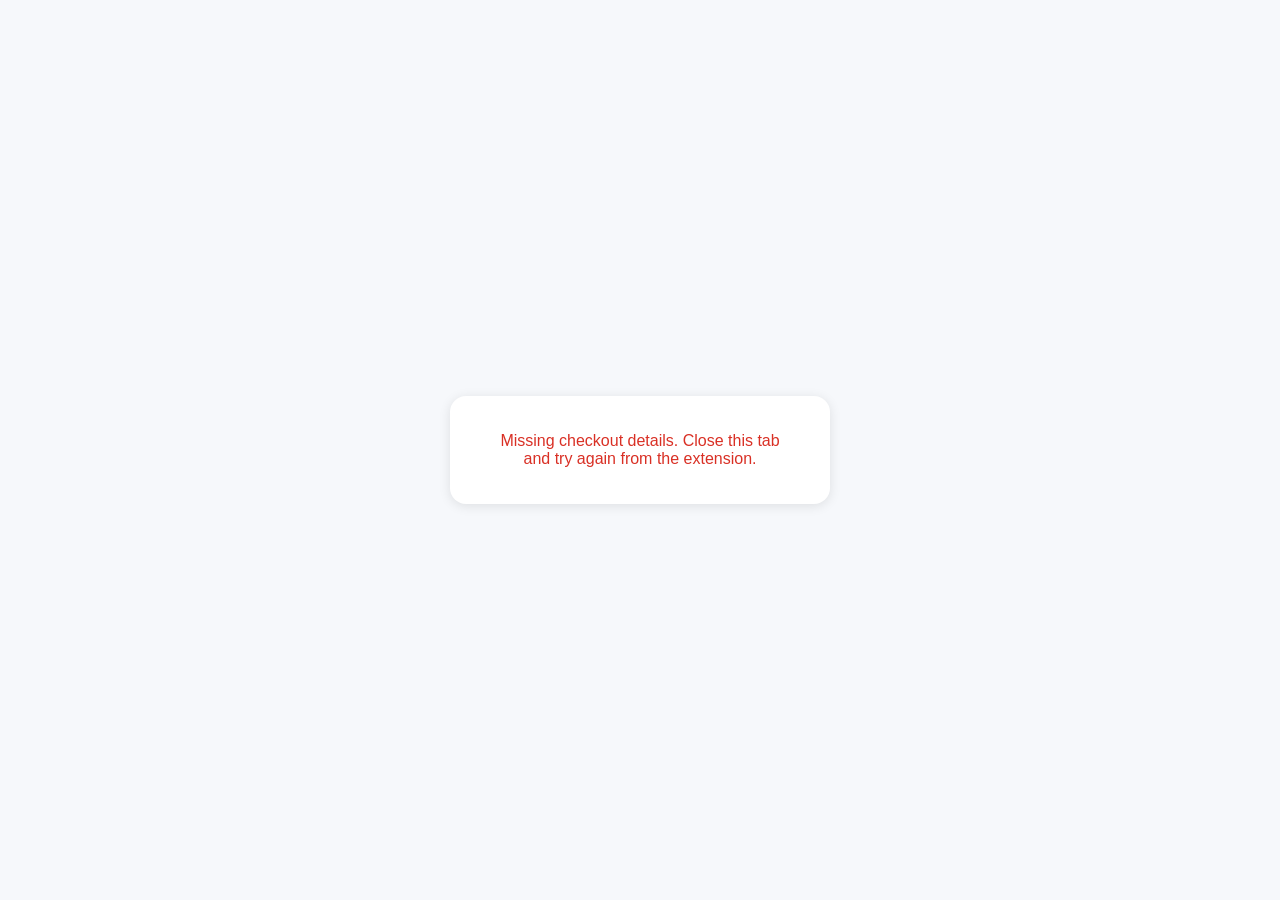
<file: drive-folder-copier/checkout-lite/index.html>
<!DOCTYPE html>
<html lang="en">
<head>
<meta charset="UTF-8" />
<meta name="viewport" content="width=device-width, initial-scale=1.0" />
<title>Buy credits — Drive Folder Copier Lite</title>
<style>
  * { box-sizing: border-box; }
  body {
    margin: 0; font-family: "Google Sans", Roboto, Arial, sans-serif;
    background: #f6f8fb; display: flex; align-items: center; justify-content: center;
    height: 100vh; color: #14171f;
  }
  .card { background: #fff; border-radius: 16px; box-shadow: 0 2px 12px rgba(0,0,0,0.1); padding: 36px 40px; text-align: center; max-width: 380px; }
  .spinner { width: 28px; height: 28px; border: 3px solid #e6e9ef; border-top-color: #1a73e8; border-radius: 50%; margin: 0 auto 16px; animation: spin 0.8s linear infinite; }
  @keyframes spin { to { transform: rotate(360deg); } }
  #status.error { color: #d93025; }
</style>
</head>
<body>
  <div class="card">
    <div class="spinner" id="spinner"></div>
    <div id="status">Opening checkout…</div>
  </div>
  <script src="https://cdn.paddle.com/paddle/v2/paddle.js"></script>
  <script src="checkout.js"></script>
</body>
</html>
</file>
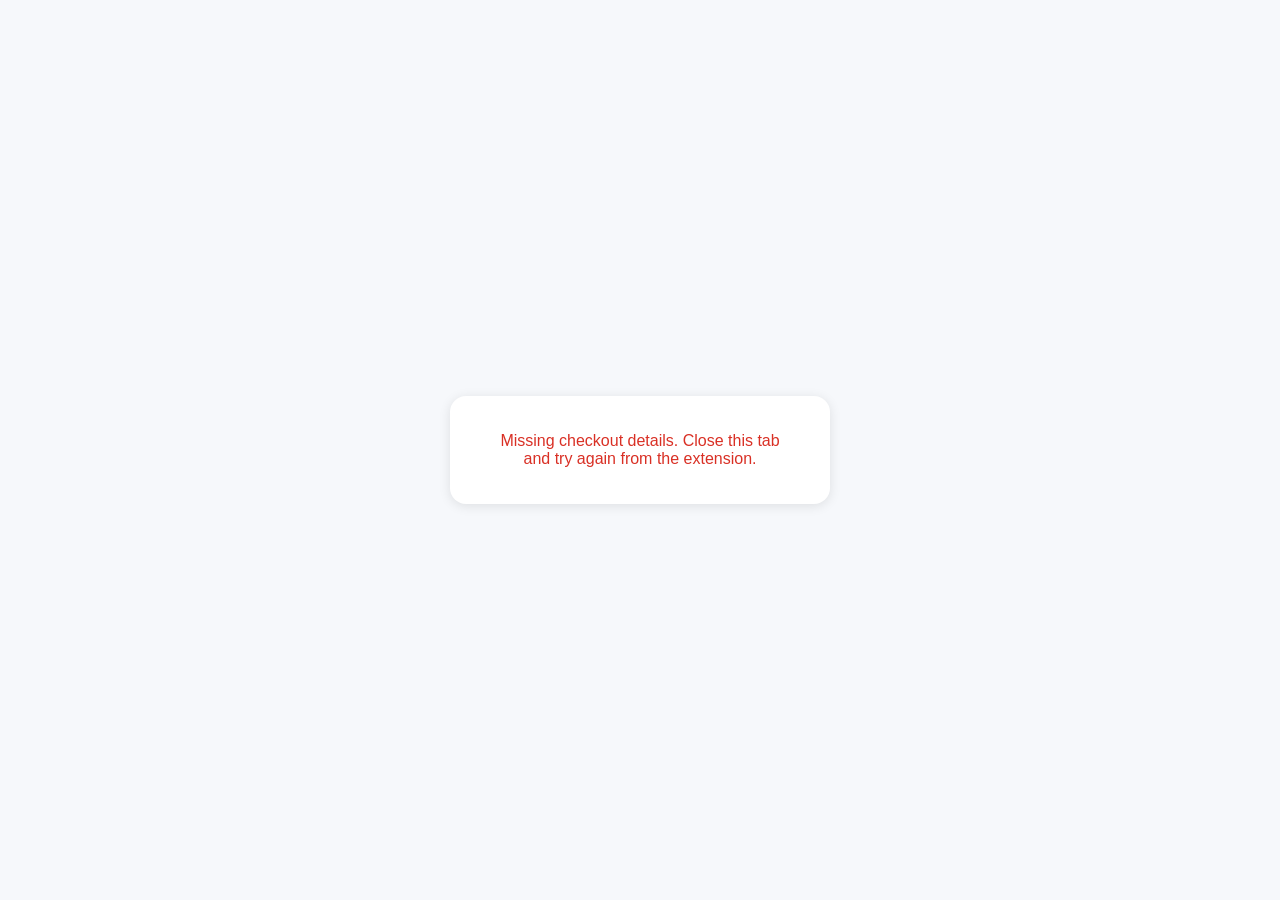
<file: drive-folder-copier/checkout/index.html>
<!DOCTYPE html>
<html lang="en">
<head>
<meta charset="UTF-8" />
<meta name="viewport" content="width=device-width, initial-scale=1.0" />
<title>Upgrade — Drive Folder Copier</title>
<style>
  * { box-sizing: border-box; }
  body {
    margin: 0; font-family: "Google Sans", Roboto, Arial, sans-serif;
    background: #f6f8fb; display: flex; align-items: center; justify-content: center;
    height: 100vh; color: #14171f;
  }
  .card { background: #fff; border-radius: 16px; box-shadow: 0 2px 12px rgba(0,0,0,0.1); padding: 36px 40px; text-align: center; max-width: 380px; }
  .spinner { width: 28px; height: 28px; border: 3px solid #e6e9ef; border-top-color: #1a73e8; border-radius: 50%; margin: 0 auto 16px; animation: spin 0.8s linear infinite; }
  @keyframes spin { to { transform: rotate(360deg); } }
  #status.error { color: #d93025; }
</style>
</head>
<body>
  <div class="card">
    <div class="spinner" id="spinner"></div>
    <div id="status">Opening checkout…</div>
  </div>
  <script src="https://cdn.paddle.com/paddle/v2/paddle.js"></script>
  <script src="checkout.js"></script>
</body>
</html>
</file>
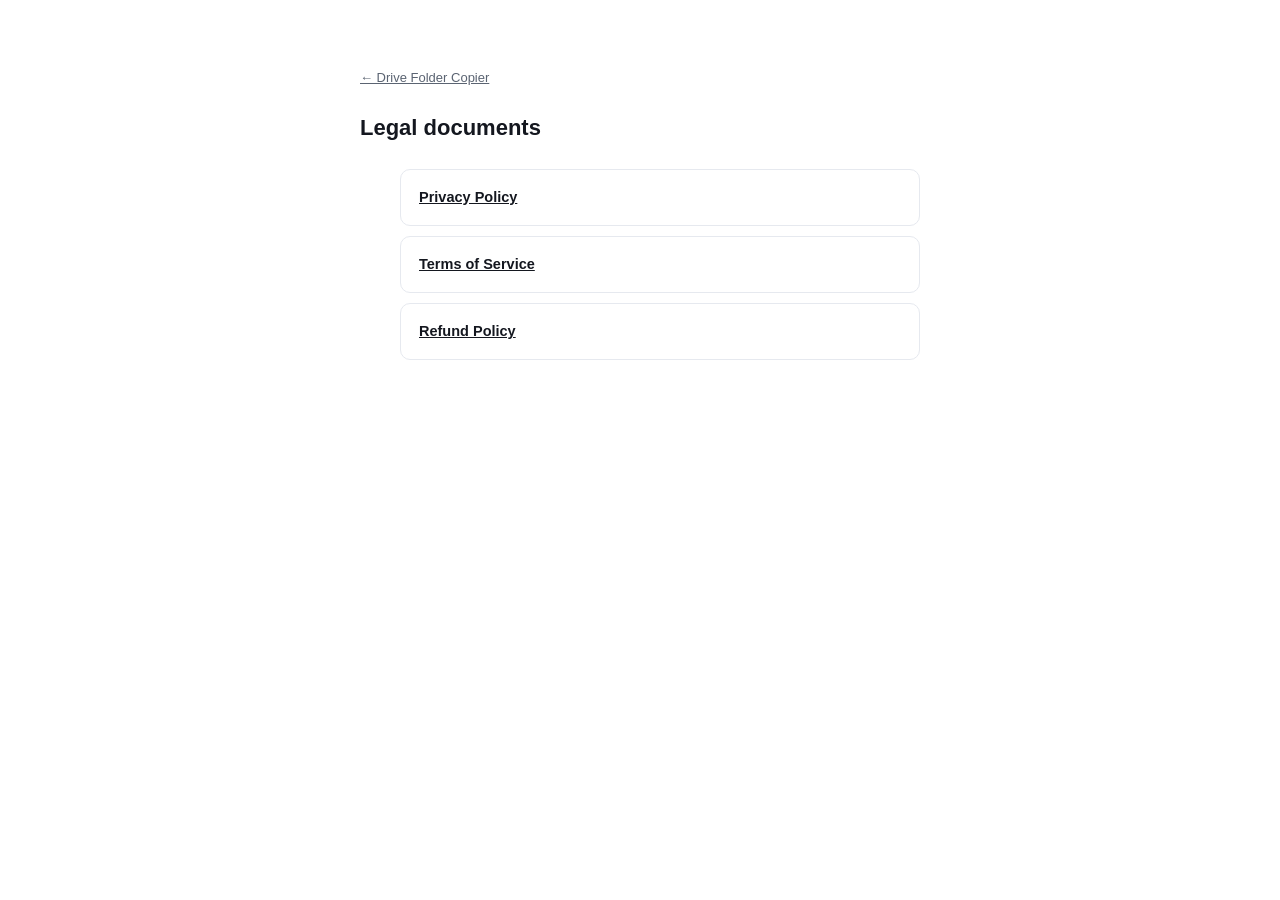
<file: drive-folder-copier/legal-pages/index.html>
<!DOCTYPE html>
<html lang="en">
<head>
<meta charset="UTF-8" />
<title>Legal — Drive Folder Copier</title>
<style>
  body { font-family: "Google Sans", Roboto, Arial, sans-serif; max-width: 560px; margin: 0 auto; padding: 64px 24px; line-height: 1.6; color: #14171f; }
  a.back { color: #5b6472; font-size: 13px; }
  h1 { font-size: 22px; margin: 20px 0 24px; }
  ul { list-style: none; }
  li { border: 1px solid #e6e9ef; border-radius: 10px; margin-bottom: 10px; }
  li a { display: block; padding: 16px 18px; color: #14171f; font-weight: 600; font-size: 14.5px; }
  li a:hover { color: #1a73e8; }
</style>
</head>
<body>
  <a class="back" href="../">← Drive Folder Copier</a>
  <h1>Legal documents</h1>
  <ul>
    <li><a href="privacy.html">Privacy Policy</a></li>
    <li><a href="terms.html">Terms of Service</a></li>
    <li><a href="refunds.html">Refund Policy</a></li>
  </ul>
</body>
</html>
</file>
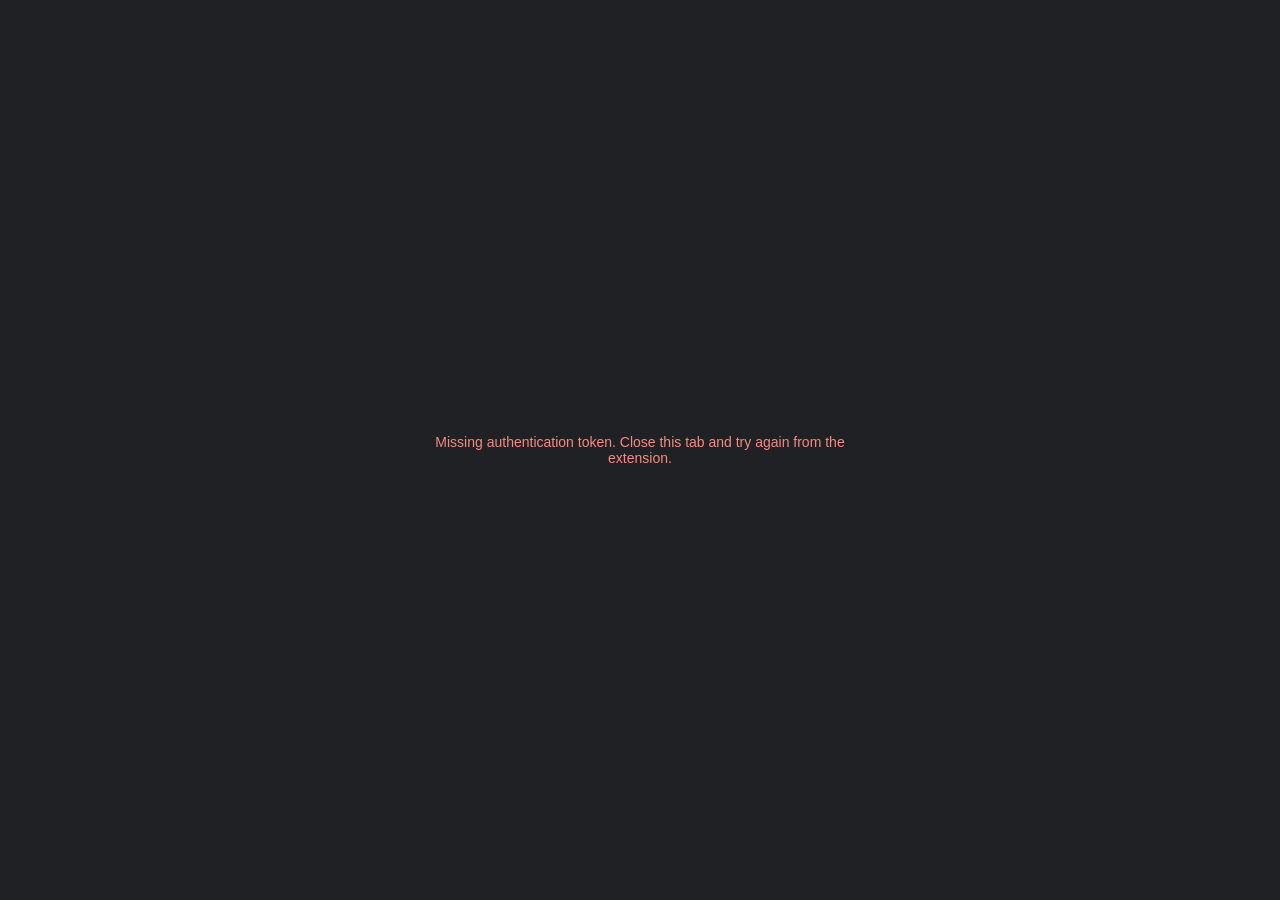
<file: drive-folder-copier/picker-lite/index.html>
<!DOCTYPE html>
<html lang="en">
<head>
  <meta charset="UTF-8" />
  <title>Select files — Drive Folder Copier Lite</title>
  <style>
    body {
      margin: 0;
      font-family: "Google Sans", Roboto, Arial, sans-serif;
      background: #202124;
      color: #e8eaed;
      display: flex;
      align-items: center;
      justify-content: center;
      height: 100vh;
    }
    #status {
      text-align: center;
      font-size: 14px;
      max-width: 420px;
      padding: 0 24px;
    }
    #status.error { color: #f28b82; }
  </style>
</head>
<body>
  <div id="status">Connecting to Google Drive…</div>
  <script src="picker.js"></script>
</body>
</html>
</file>
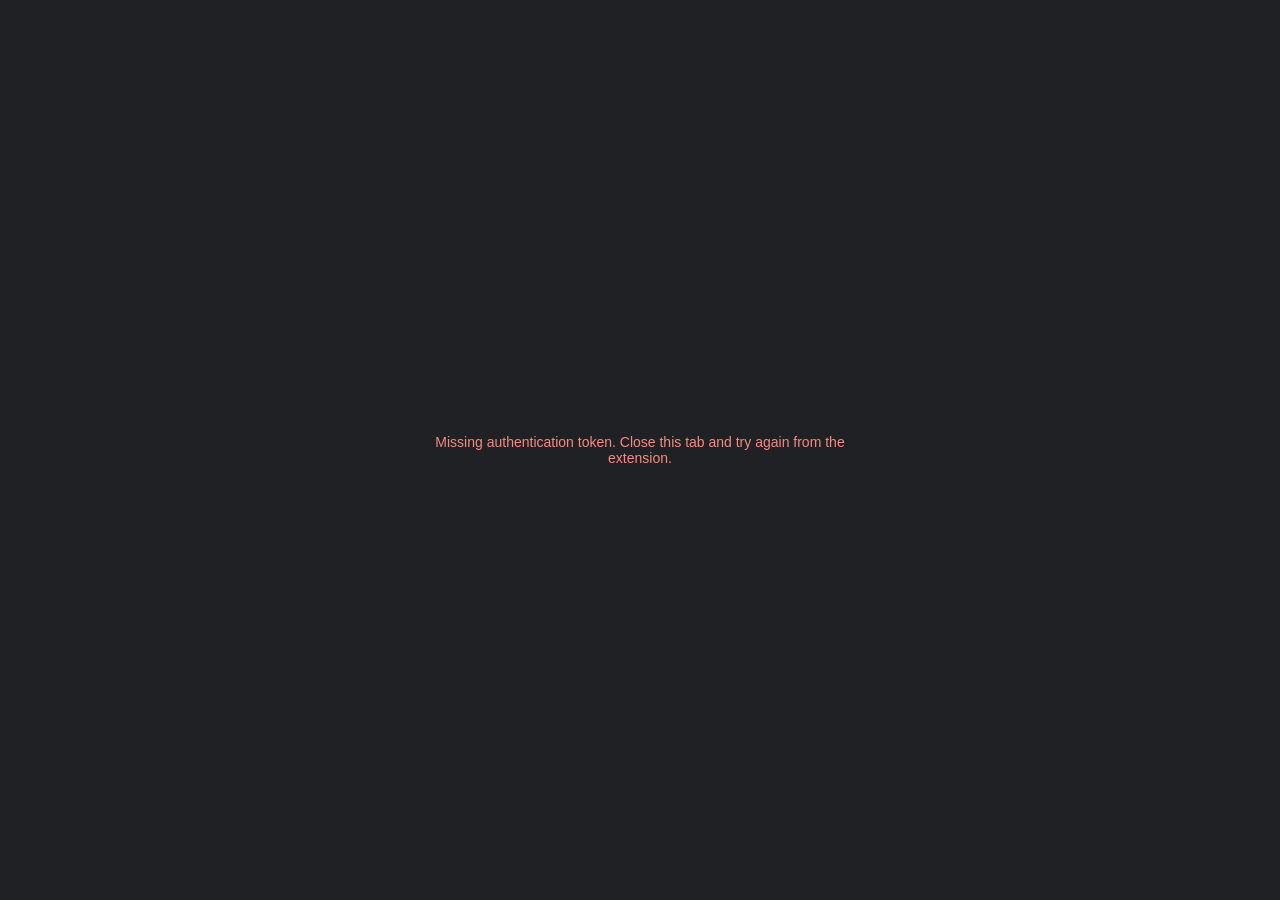
<file: drive-folder-copier/picker/index.html>
<!DOCTYPE html>
<html lang="en">
<head>
  <meta charset="UTF-8" />
  <title>Select a folder — Drive Folder Copier</title>
  <style>
    body {
      margin: 0;
      font-family: "Google Sans", Roboto, Arial, sans-serif;
      background: #202124;
      color: #e8eaed;
      display: flex;
      align-items: center;
      justify-content: center;
      height: 100vh;
    }
    #status {
      text-align: center;
      font-size: 14px;
      max-width: 420px;
      padding: 0 24px;
    }
    #status.error { color: #f28b82; }
  </style>
</head>
<body>
  <div id="status">Connecting to Google Drive…</div>
  <script src="picker.js"></script>
</body>
</html>
</file>
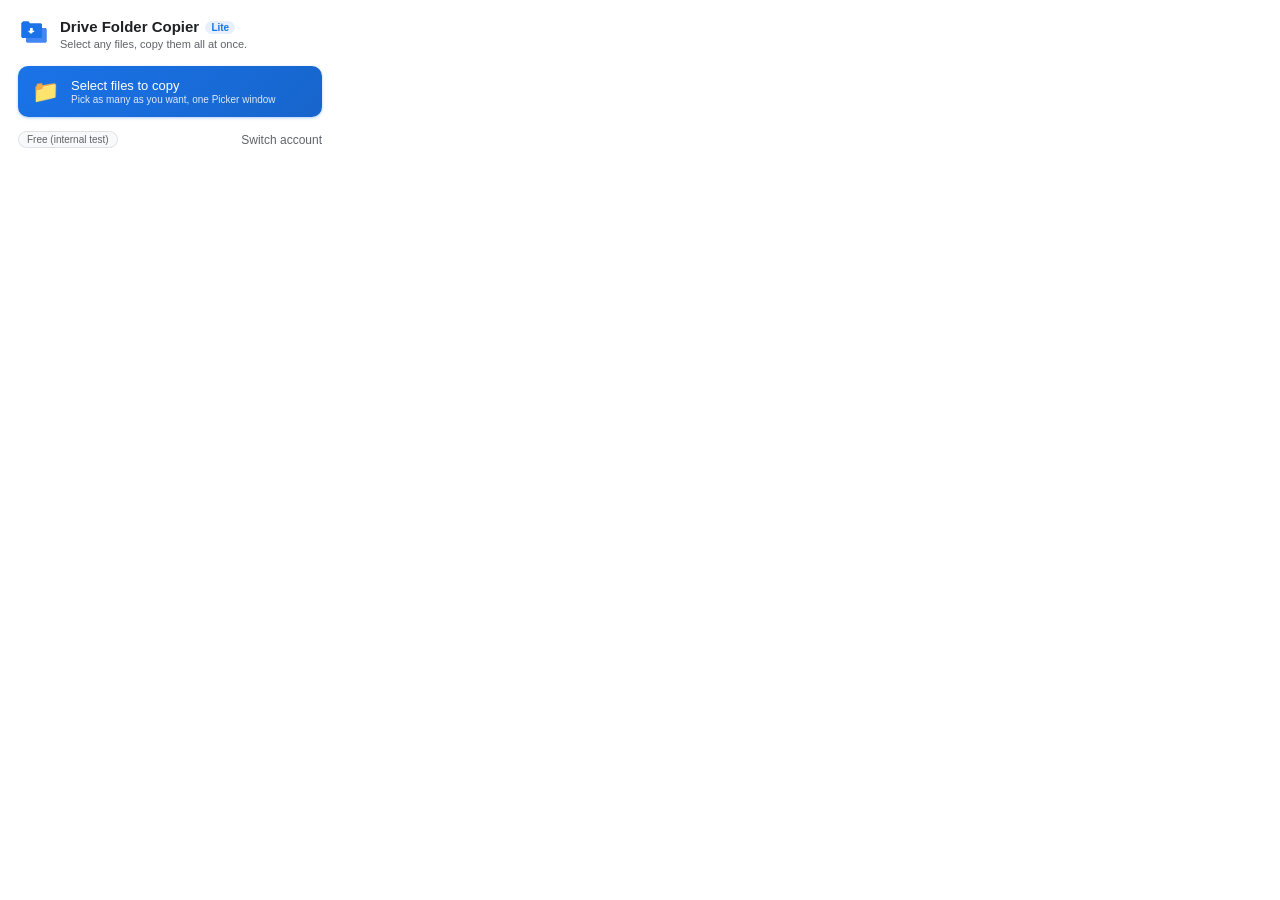
<file: drive-folder-copier/extension-lite/popup.html>
<!DOCTYPE html>
<html lang="en">
<head>
  <meta charset="UTF-8" />
  <title>Drive Folder Copier Lite</title>
  <link rel="stylesheet" href="popup.css" />
</head>
<body>
  <div class="container">
    <header>
      <img src="icons/icon48.png" alt="" class="logo" />
      <div class="header-text">
        <h1>Drive Folder Copier <span class="lite-tag">Lite</span></h1>
        <p class="subtitle">Select any files, copy them all at once.</p>
      </div>
    </header>

    <button id="pickerBtn" class="primary-btn">
      <span class="btn-icon">📁</span>
      <span class="btn-label">
        <strong>Select files to copy</strong>
        <small>Pick as many as you want, one Picker window</small>
      </span>
    </button>

    <div id="statusBox" class="status-box hidden">
      <div class="status-header">
        <span id="statusIcon" class="status-icon"></span>
        <p id="statusLabel">Preparing...</p>
      </div>
      <div class="progress-track">
        <div id="progressFill" class="progress-fill"></div>
      </div>
      <p id="progressText" class="progress-text"></p>
      <p id="currentItem" class="current-item"></p>
      <div class="job-controls">
        <button id="cancelBtn" class="job-btn cancel">✕ Cancel</button>
      </div>
    </div>

    <div id="errorBox" class="error-box hidden"></div>
    <div id="successBox" class="success-box hidden"></div>

    <footer id="planFooter">
      <span id="balanceBadge" class="plan-badge">Loading…</span>
      <span class="footer-links">
        <button id="switchAccountBtn" class="upgrade-link muted">Switch account</button>
        <button id="buyMoreBtn" class="upgrade-link">Buy more →</button>
      </span>
    </footer>

    <div id="buyPanel" class="upgrade-panel hidden">
      <label for="packSelect">Credit pack</label>
      <select id="packSelect">
        <option value="pack_10gb">10 GB — $2.99</option>
        <option value="pack_50gb">50 GB — $9.99</option>
        <option value="pack_200gb">200 GB — $29.99</option>
      </select>
      <p class="pack-note">One-time purchase — credits never expire, no subscription.</p>
      <button id="goToCheckoutBtn" class="primary-btn small">Continue to checkout</button>
    </div>
  </div>
  <script src="popup.js"></script>
</body>
</html>
</file>
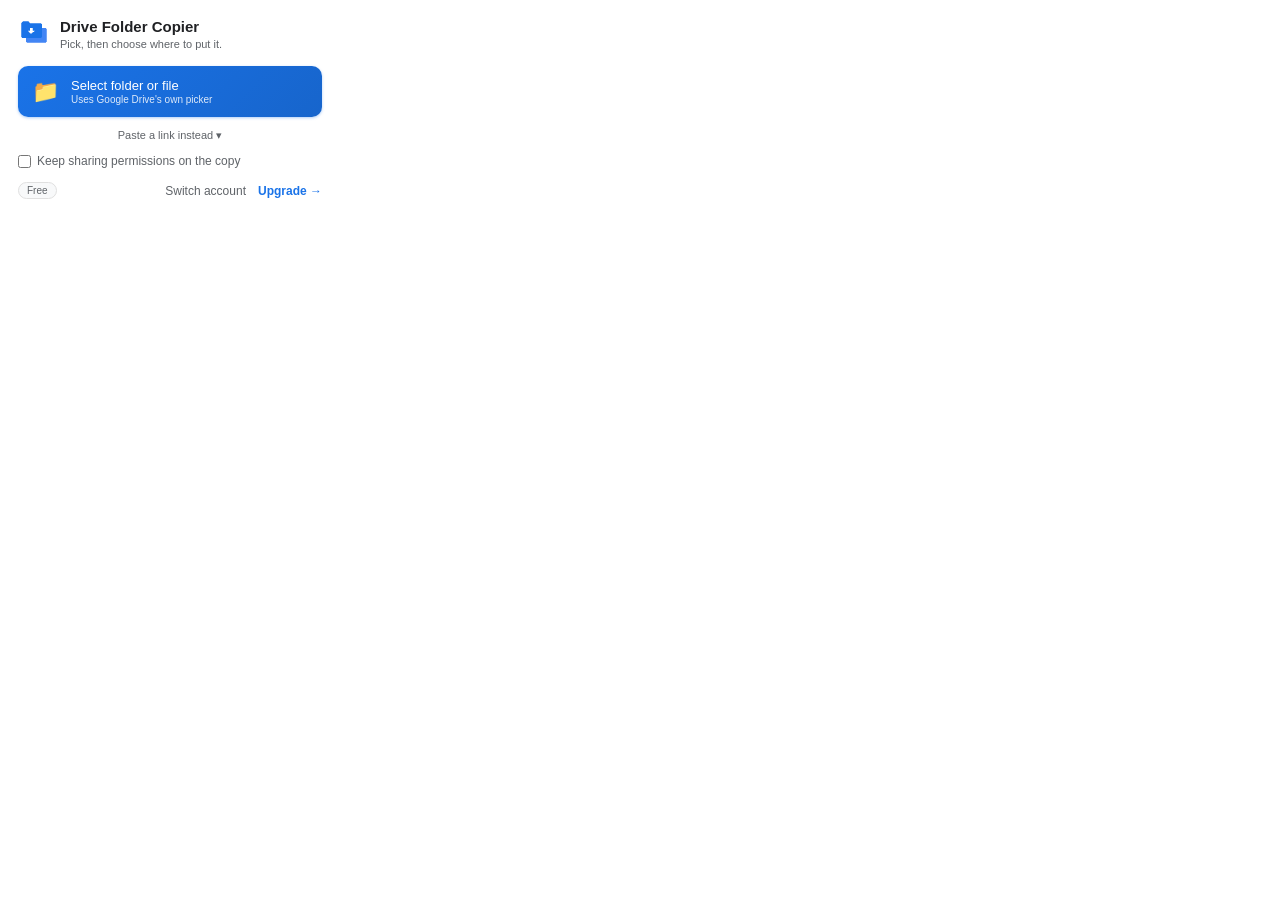
<file: drive-folder-copier/extension/popup.html>
<!DOCTYPE html>
<html lang="es">
<head>
  <meta charset="UTF-8" />
  <title>Drive Folder Copier</title>
  <link rel="stylesheet" href="popup.css" />
</head>
<body>
  <div class="container">
    <header>
      <img src="icons/icon48.png" alt="" class="logo" />
      <div class="header-text">
        <h1>Drive Folder Copier</h1>
        <p class="subtitle">Pick, then choose where to put it.</p>
      </div>
    </header>

    <button id="pickerBtn" class="primary-btn">
      <span class="btn-icon">📁</span>
      <span class="btn-label">
        <strong>Select folder or file</strong>
        <small>Uses Google Drive's own picker</small>
      </span>
    </button>

    <button id="manualLinkToggle" class="link-toggle">Paste a link instead ▾</button>

    <div id="manualLinkSection" class="manual-link-section hidden">
      <label for="folderUrl">Folder link</label>
      <input type="text" id="folderUrl" placeholder="https://drive.google.com/drive/folders/..." />
      <button id="copyBtn" class="secondary">Copy to My Drive</button>
      <button id="useCurrentTabBtn" class="secondary">Use currently open folder</button>
    </div>

    <label class="checkbox-row">
      <input type="checkbox" id="keepPermissionsCheckbox" />
      <span>Keep sharing permissions on the copy</span>
    </label>

    <div id="statusBox" class="status-box hidden">
      <div class="status-header">
        <span id="statusIcon" class="status-icon"></span>
        <p id="statusLabel">Preparing...</p>
      </div>
      <div class="progress-track">
        <div id="progressFill" class="progress-fill"></div>
      </div>
      <p id="progressText" class="progress-text"></p>
      <p id="currentItem" class="current-item"></p>
      <div class="job-controls">
        <button id="pauseResumeBtn" class="job-btn">⏸ Pause</button>
        <button id="cancelBtn" class="job-btn cancel">✕ Cancel</button>
      </div>
    </div>

    <div id="errorBox" class="error-box hidden"></div>
    <div id="successBox" class="success-box hidden"></div>

    <footer id="planFooter">
      <span id="planBadge" class="plan-badge">Free</span>
      <span class="footer-links">
        <button id="switchAccountBtn" class="upgrade-link muted">Switch account</button>
        <button id="changePlanBtn" class="upgrade-link hidden">Change plan</button>
        <button id="upgradeBtn" class="upgrade-link">Upgrade →</button>
      </span>
    </footer>

    <div id="upgradePanel" class="upgrade-panel hidden">
      <label for="planSelect">Plan</label>
      <select id="planSelect">
        <option value="essential">Essential — up to 250GB/copy</option>
        <option value="advanced">Advanced — up to 3TB/copy</option>
        <option value="business">Business — up to 100TB/copy</option>
      </select>
      <label for="billingSelect">Billing</label>
      <select id="billingSelect">
        <option value="monthly">Monthly</option>
        <option value="annual">Annual</option>
        <option value="perpetual">Perpetual (one-time)</option>
      </select>
      <button id="goToCheckoutBtn" class="primary-btn small">Continue to checkout</button>
    </div>
  </div>
  <script src="popup.js"></script>
</body>
</html>
</file>
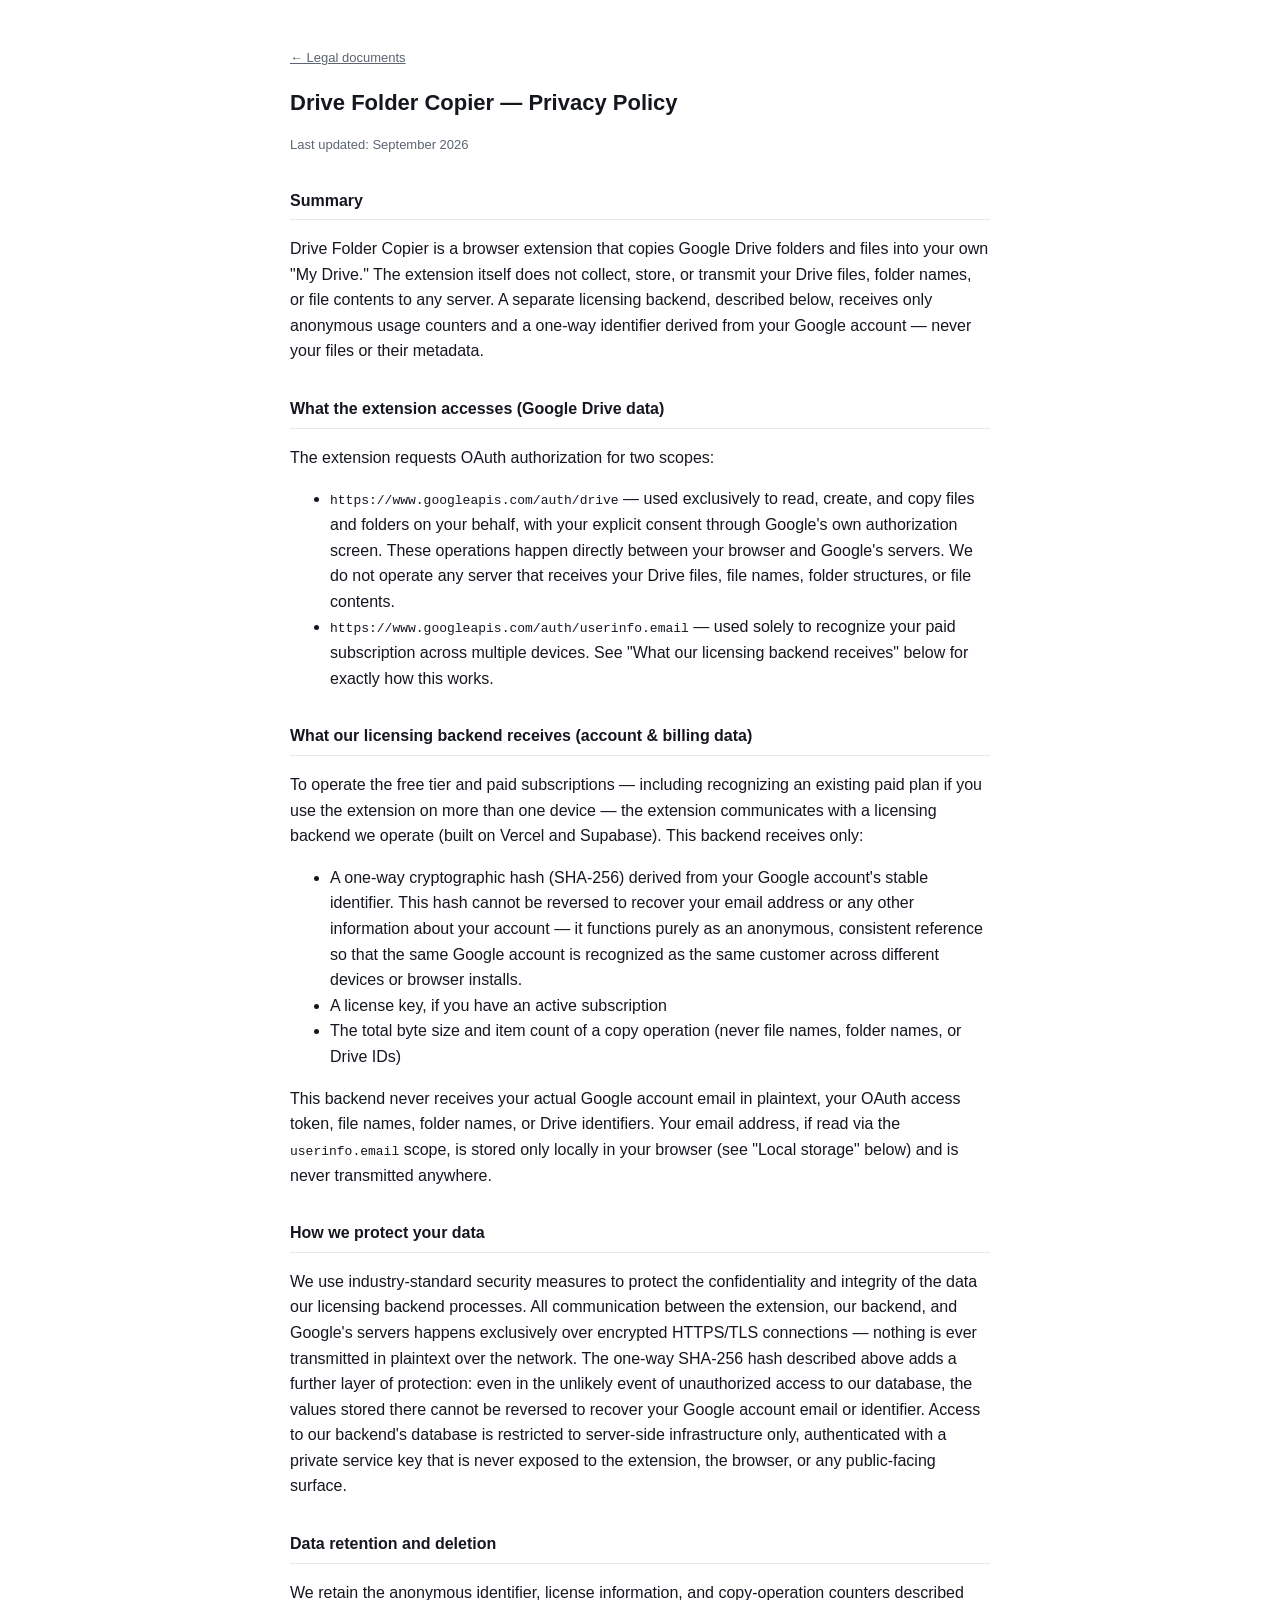
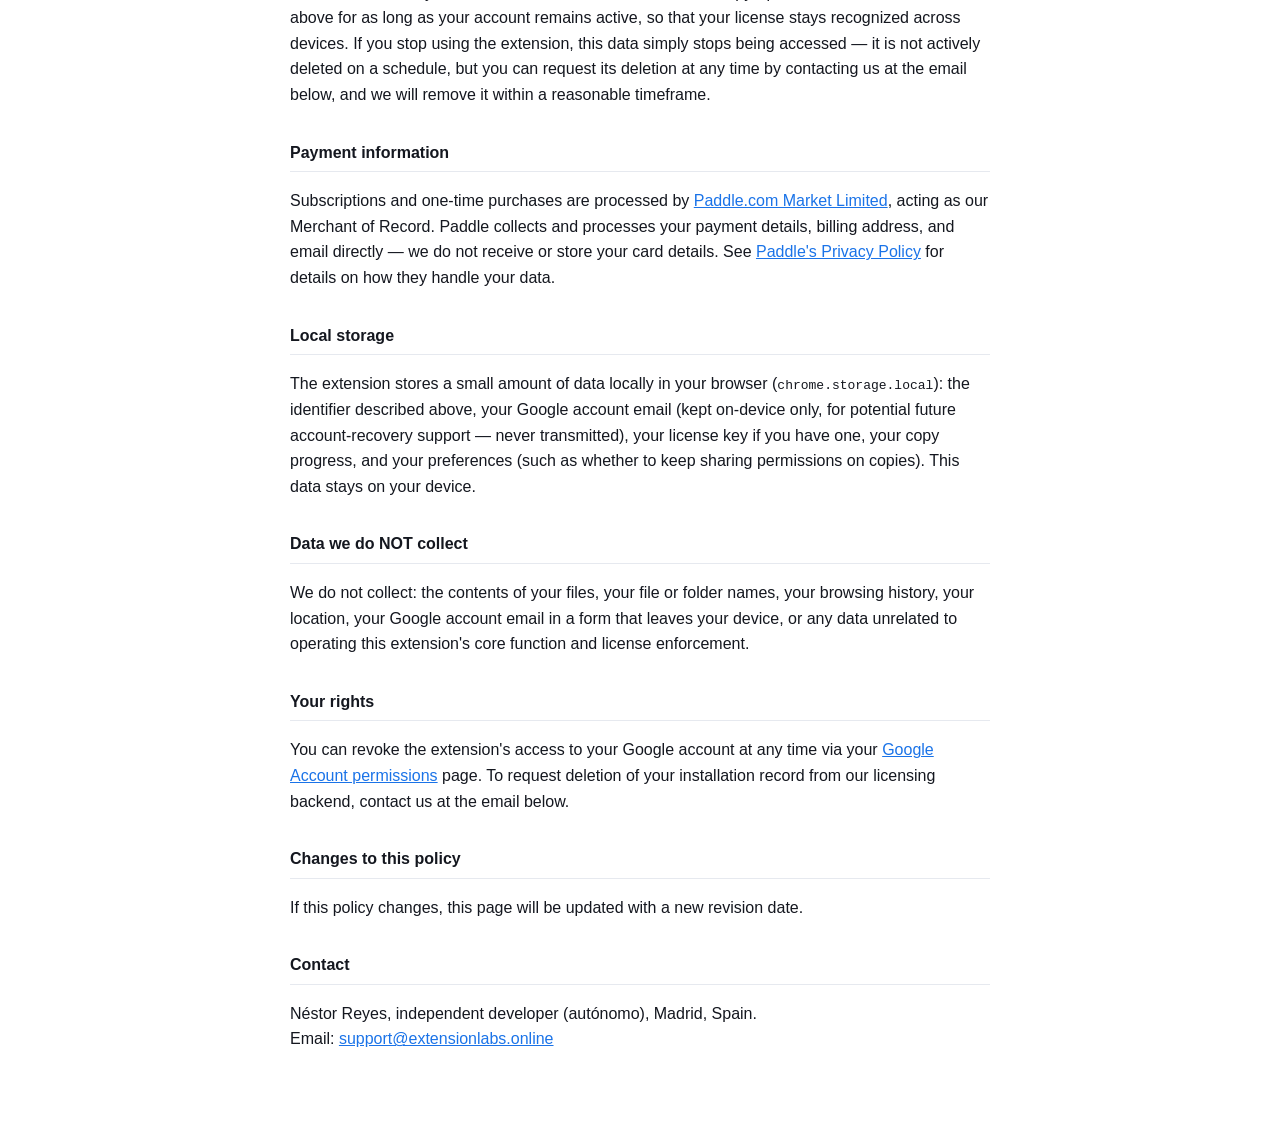
<file: drive-folder-copier/legal-pages/privacy.html>
<!DOCTYPE html>
<html lang="en">
<head>
<meta charset="UTF-8" />
<title>Privacy Policy — Drive Folder Copier</title>
<style>
  body { font-family: "Google Sans", Roboto, Arial, sans-serif; max-width: 700px; margin: 0 auto; padding: 48px 24px 80px; line-height: 1.6; color: #14171f; }
  h1 { font-size: 22px; } h2 { font-size: 16px; margin-top: 32px; border-bottom: 1px solid #e6e9ef; padding-bottom: 6px; }
  a { color: #1a73e8; } .updated { color: #5b6472; font-size: 13px; }
  .back { display: block; margin-bottom: 16px; color: #5b6472; font-size: 13px; }
</style>
</head>
<body>
  <a class="back" href="./">← Legal documents</a>
  <h1>Drive Folder Copier — Privacy Policy</h1>
  <p class="updated">Last updated: September 2026</p>

  <h2>Summary</h2>
  <p>Drive Folder Copier is a browser extension that copies Google Drive folders and files into your own "My Drive." The extension itself does not collect, store, or transmit your Drive files, folder names, or file contents to any server. A separate licensing backend, described below, receives only anonymous usage counters and a one-way identifier derived from your Google account — never your files or their metadata.</p>

  <h2>What the extension accesses (Google Drive data)</h2>
  <p>The extension requests OAuth authorization for two scopes:</p>
  <ul>
    <li><code>https://www.googleapis.com/auth/drive</code> — used exclusively to read, create, and copy files and folders on your behalf, with your explicit consent through Google's own authorization screen. These operations happen directly between your browser and Google's servers. We do not operate any server that receives your Drive files, file names, folder structures, or file contents.</li>
    <li><code>https://www.googleapis.com/auth/userinfo.email</code> — used solely to recognize your paid subscription across multiple devices. See "What our licensing backend receives" below for exactly how this works.</li>
  </ul>

  <h2>What our licensing backend receives (account &amp; billing data)</h2>
  <p>To operate the free tier and paid subscriptions — including recognizing an existing paid plan if you use the extension on more than one device — the extension communicates with a licensing backend we operate (built on Vercel and Supabase). This backend receives only:</p>
  <ul>
    <li>A one-way cryptographic hash (SHA-256) derived from your Google account's stable identifier. This hash cannot be reversed to recover your email address or any other information about your account — it functions purely as an anonymous, consistent reference so that the same Google account is recognized as the same customer across different devices or browser installs.</li>
    <li>A license key, if you have an active subscription</li>
    <li>The total byte size and item count of a copy operation (never file names, folder names, or Drive IDs)</li>
  </ul>
  <p>This backend never receives your actual Google account email in plaintext, your OAuth access token, file names, folder names, or Drive identifiers. Your email address, if read via the <code>userinfo.email</code> scope, is stored only locally in your browser (see "Local storage" below) and is never transmitted anywhere.</p>

  <h2>How we protect your data</h2>
  <p>We use industry-standard security measures to protect the confidentiality and integrity of the data our licensing backend processes. All communication between the extension, our backend, and Google's servers happens exclusively over encrypted HTTPS/TLS connections — nothing is ever transmitted in plaintext over the network. The one-way SHA-256 hash described above adds a further layer of protection: even in the unlikely event of unauthorized access to our database, the values stored there cannot be reversed to recover your Google account email or identifier. Access to our backend's database is restricted to server-side infrastructure only, authenticated with a private service key that is never exposed to the extension, the browser, or any public-facing surface.</p>

  <h2>Data retention and deletion</h2>
  <p>We retain the anonymous identifier, license information, and copy-operation counters described above for as long as your account remains active, so that your license stays recognized across devices. If you stop using the extension, this data simply stops being accessed — it is not actively deleted on a schedule, but you can request its deletion at any time by contacting us at the email below, and we will remove it within a reasonable timeframe.</p>

  <h2>Payment information</h2>
  <p>Subscriptions and one-time purchases are processed by <a href="https://www.paddle.com" target="_blank" rel="noopener">Paddle.com Market Limited</a>, acting as our Merchant of Record. Paddle collects and processes your payment details, billing address, and email directly — we do not receive or store your card details. See <a href="https://www.paddle.com/legal/privacy" target="_blank" rel="noopener">Paddle's Privacy Policy</a> for details on how they handle your data.</p>

  <h2>Local storage</h2>
  <p>The extension stores a small amount of data locally in your browser (<code>chrome.storage.local</code>): the identifier described above, your Google account email (kept on-device only, for potential future account-recovery support — never transmitted), your license key if you have one, your copy progress, and your preferences (such as whether to keep sharing permissions on copies). This data stays on your device.</p>

  <h2>Data we do NOT collect</h2>
  <p>We do not collect: the contents of your files, your file or folder names, your browsing history, your location, your Google account email in a form that leaves your device, or any data unrelated to operating this extension's core function and license enforcement.</p>

  <h2>Your rights</h2>
  <p>You can revoke the extension's access to your Google account at any time via your <a href="https://myaccount.google.com/permissions" target="_blank" rel="noopener">Google Account permissions</a> page. To request deletion of your installation record from our licensing backend, contact us at the email below.</p>

  <h2>Changes to this policy</h2>
  <p>If this policy changes, this page will be updated with a new revision date.</p>

  <h2>Contact</h2>
  <p>Néstor Reyes, independent developer (autónomo), Madrid, Spain.<br />
  Email: <a href="mailto:support@extensionlabs.online">support@extensionlabs.online</a></p>
</body>
</html>
</file>
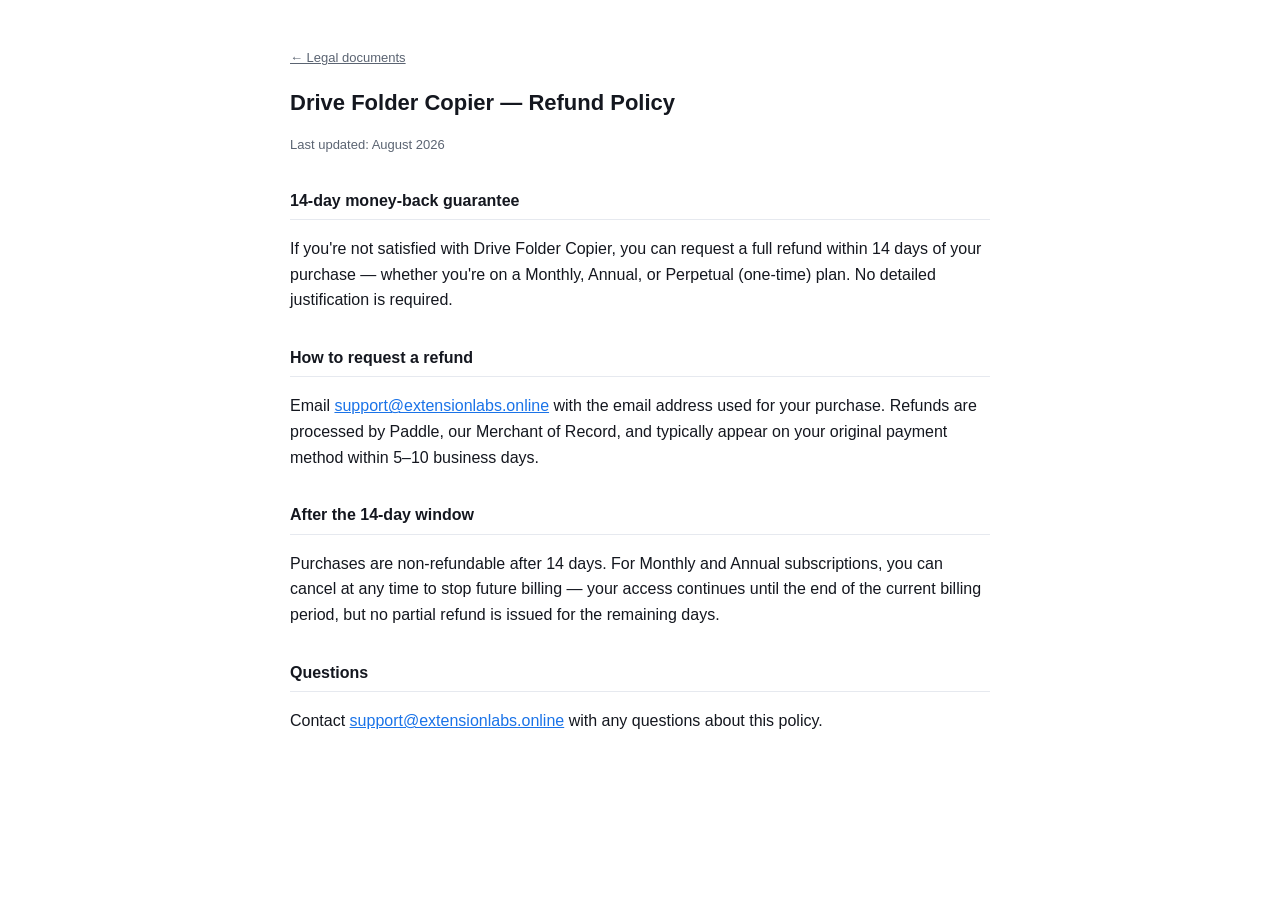
<file: drive-folder-copier/legal-pages/refunds.html>
<!DOCTYPE html>
<html lang="en">
<head>
<meta charset="UTF-8" />
<title>Refund Policy — Drive Folder Copier</title>
<style>
  body { font-family: "Google Sans", Roboto, Arial, sans-serif; max-width: 700px; margin: 0 auto; padding: 48px 24px 80px; line-height: 1.6; color: #14171f; }
  h1 { font-size: 22px; } h2 { font-size: 16px; margin-top: 32px; border-bottom: 1px solid #e6e9ef; padding-bottom: 6px; }
  a { color: #1a73e8; } .updated { color: #5b6472; font-size: 13px; }
  .back { display: block; margin-bottom: 16px; color: #5b6472; font-size: 13px; }
</style>
</head>
<body>
  <a class="back" href="./">← Legal documents</a>
  <h1>Drive Folder Copier — Refund Policy</h1>
  <p class="updated">Last updated: August 2026</p>

  <h2>14-day money-back guarantee</h2>
  <p>If you're not satisfied with Drive Folder Copier, you can request a full refund within 14 days of your purchase — whether you're on a Monthly, Annual, or Perpetual (one-time) plan. No detailed justification is required.</p>

  <h2>How to request a refund</h2>
  <p>Email <a href="mailto:support@extensionlabs.online">support@extensionlabs.online</a> with the email address used for your purchase. Refunds are processed by Paddle, our Merchant of Record, and typically appear on your original payment method within 5–10 business days.</p>

  <h2>After the 14-day window</h2>
  <p>Purchases are non-refundable after 14 days. For Monthly and Annual subscriptions, you can cancel at any time to stop future billing — your access continues until the end of the current billing period, but no partial refund is issued for the remaining days.</p>

  <h2>Questions</h2>
  <p>Contact <a href="mailto:support@extensionlabs.online">support@extensionlabs.online</a> with any questions about this policy.</p>
</body>
</html>
</file>
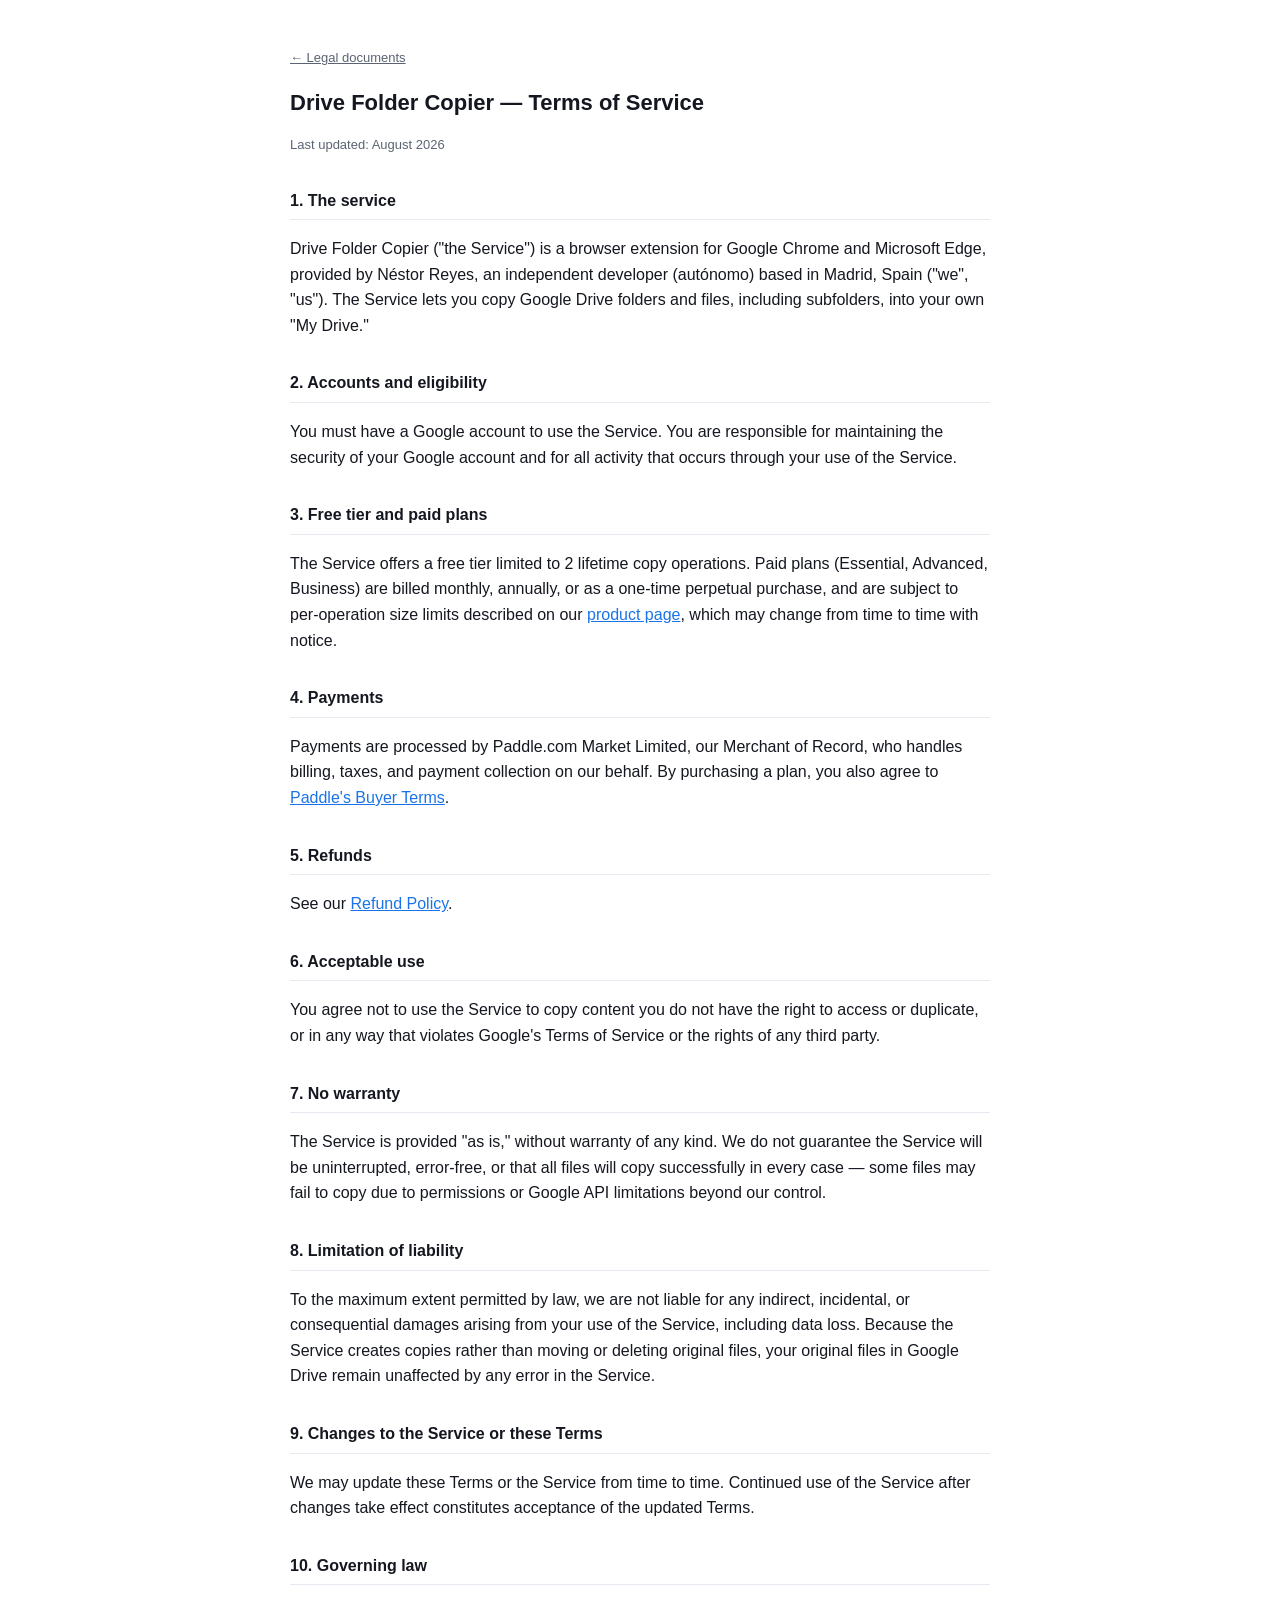
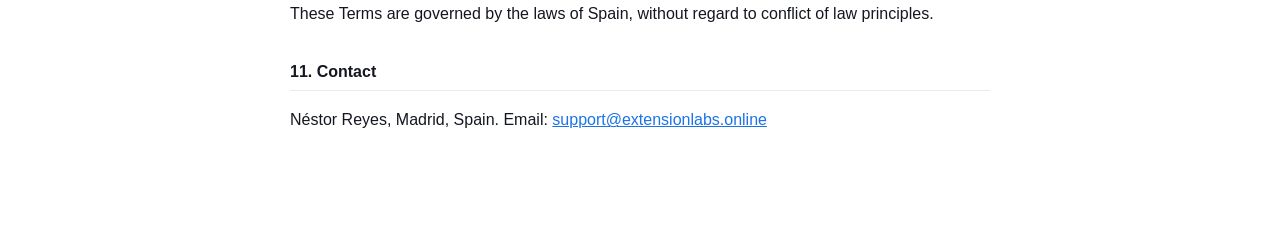
<file: drive-folder-copier/legal-pages/terms.html>
<!DOCTYPE html>
<html lang="en">
<head>
<meta charset="UTF-8" />
<title>Terms of Service — Drive Folder Copier</title>
<style>
  body { font-family: "Google Sans", Roboto, Arial, sans-serif; max-width: 700px; margin: 0 auto; padding: 48px 24px 80px; line-height: 1.6; color: #14171f; }
  h1 { font-size: 22px; } h2 { font-size: 16px; margin-top: 32px; border-bottom: 1px solid #e6e9ef; padding-bottom: 6px; }
  a { color: #1a73e8; } .updated { color: #5b6472; font-size: 13px; }
  .back { display: block; margin-bottom: 16px; color: #5b6472; font-size: 13px; }
</style>
</head>
<body>
  <a class="back" href="./">← Legal documents</a>
  <h1>Drive Folder Copier — Terms of Service</h1>
  <p class="updated">Last updated: August 2026</p>

  <h2>1. The service</h2>
  <p>Drive Folder Copier ("the Service") is a browser extension for Google Chrome and Microsoft Edge, provided by Néstor Reyes, an independent developer (autónomo) based in Madrid, Spain ("we", "us"). The Service lets you copy Google Drive folders and files, including subfolders, into your own "My Drive."</p>

  <h2>2. Accounts and eligibility</h2>
  <p>You must have a Google account to use the Service. You are responsible for maintaining the security of your Google account and for all activity that occurs through your use of the Service.</p>

  <h2>3. Free tier and paid plans</h2>
  <p>The Service offers a free tier limited to 2 lifetime copy operations. Paid plans (Essential, Advanced, Business) are billed monthly, annually, or as a one-time perpetual purchase, and are subject to per-operation size limits described on our <a href="../">product page</a>, which may change from time to time with notice.</p>

  <h2>4. Payments</h2>
  <p>Payments are processed by Paddle.com Market Limited, our Merchant of Record, who handles billing, taxes, and payment collection on our behalf. By purchasing a plan, you also agree to <a href="https://www.paddle.com/legal/checkout-buyer-terms" target="_blank" rel="noopener">Paddle's Buyer Terms</a>.</p>

  <h2>5. Refunds</h2>
  <p>See our <a href="refunds.html">Refund Policy</a>.</p>

  <h2>6. Acceptable use</h2>
  <p>You agree not to use the Service to copy content you do not have the right to access or duplicate, or in any way that violates Google's Terms of Service or the rights of any third party.</p>

  <h2>7. No warranty</h2>
  <p>The Service is provided "as is," without warranty of any kind. We do not guarantee the Service will be uninterrupted, error-free, or that all files will copy successfully in every case — some files may fail to copy due to permissions or Google API limitations beyond our control.</p>

  <h2>8. Limitation of liability</h2>
  <p>To the maximum extent permitted by law, we are not liable for any indirect, incidental, or consequential damages arising from your use of the Service, including data loss. Because the Service creates copies rather than moving or deleting original files, your original files in Google Drive remain unaffected by any error in the Service.</p>

  <h2>9. Changes to the Service or these Terms</h2>
  <p>We may update these Terms or the Service from time to time. Continued use of the Service after changes take effect constitutes acceptance of the updated Terms.</p>

  <h2>10. Governing law</h2>
  <p>These Terms are governed by the laws of Spain, without regard to conflict of law principles.</p>

  <h2>11. Contact</h2>
  <p>Néstor Reyes, Madrid, Spain. Email: <a href="mailto:support@extensionlabs.online">support@extensionlabs.online</a></p>
</body>
</html>
</file>
<file: drive-folder-copier/extension-lite/popup.css>
:root {
  --blue: #1a73e8;
  --blue-dark: #1765cc;
  --green: #1e8e3e;
  --red: #d93025;
  --amber: #f9ab00;
  --gray-bg: #f8f9fa;
  --gray-border: #e0e0e0;
  --text: #202124;
  --text-muted: #5f6368;
}

* { box-sizing: border-box; }

body {
  width: 340px;
  margin: 0;
  font-family: "Google Sans", Roboto, Arial, sans-serif;
  color: var(--text);
  background: #fff;
}

.container { padding: 18px; }

header {
  display: flex;
  align-items: center;
  gap: 10px;
  margin-bottom: 16px;
}

.logo {
  width: 32px;
  height: 32px;
  flex-shrink: 0;
}

.header-text h1 {
  font-size: 15px;
  margin: 0;
  line-height: 1.2;
}

.lite-tag {
  font-size: 10px;
  font-weight: 600;
  color: var(--blue);
  background: #e8f0fe;
  padding: 1px 6px;
  border-radius: 8px;
  vertical-align: middle;
  margin-left: 2px;
}

.pack-note {
  font-size: 10px;
  color: var(--text-muted);
  margin: 6px 0 0;
}

.header-text .subtitle {
  font-size: 11px;
  color: var(--text-muted);
  margin: 2px 0 0;
}

.primary-btn {
  width: 100%;
  display: flex;
  align-items: center;
  gap: 12px;
  background: linear-gradient(135deg, var(--blue), var(--blue-dark));
  color: #fff;
  border: none;
  border-radius: 10px;
  padding: 12px 14px;
  cursor: pointer;
  box-shadow: 0 1px 3px rgba(26, 115, 232, 0.35);
  transition: transform 0.08s ease, box-shadow 0.15s ease;
  margin-bottom: 8px;
}

.primary-btn:hover {
  box-shadow: 0 3px 8px rgba(26, 115, 232, 0.45);
}

.primary-btn:active { transform: scale(0.98); }

.primary-btn:disabled {
  background: #a8c7fa;
  box-shadow: none;
  cursor: not-allowed;
}

.btn-icon { font-size: 22px; }

.btn-label {
  display: flex;
  flex-direction: column;
  align-items: flex-start;
  text-align: left;
}

.btn-label strong { font-size: 13px; font-weight: 500; }
.btn-label small { font-size: 10px; opacity: 0.85; margin-top: 1px; }

.link-toggle {
  width: 100%;
  background: none;
  border: none;
  color: var(--text-muted);
  font-size: 11px;
  padding: 4px 0;
  cursor: pointer;
  text-align: center;
  margin-bottom: 4px;
}

.link-toggle:hover { color: var(--blue); }

.manual-link-section {
  background: var(--gray-bg);
  border-radius: 8px;
  padding: 10px;
  margin-bottom: 8px;
  animation: fadeIn 0.15s ease;
}

@keyframes fadeIn {
  from { opacity: 0; transform: translateY(-4px); }
  to { opacity: 1; transform: translateY(0); }
}

.manual-link-section label {
  font-size: 11px;
  font-weight: 500;
  display: block;
  margin-bottom: 4px;
  color: var(--text-muted);
}

input[type="text"] {
  width: 100%;
  padding: 8px 10px;
  border: 1px solid var(--gray-border);
  border-radius: 6px;
  font-size: 13px;
  margin-bottom: 8px;
  background: #fff;
}

input[type="text"]:focus {
  outline: none;
  border-color: var(--blue);
}

button { font-family: inherit; }

.secondary {
  width: 100%;
  padding: 8px 10px;
  border: 1px solid var(--gray-border);
  border-radius: 6px;
  font-size: 12px;
  background: #fff;
  color: var(--text);
  cursor: pointer;
  margin-bottom: 6px;
}

.secondary:hover { background: var(--gray-bg); }
.secondary:last-child { margin-bottom: 0; }

.hidden { display: none !important; }

.checkbox-row {
  display: flex;
  align-items: center;
  gap: 6px;
  font-size: 12px;
  color: var(--text-muted);
  margin: 4px 0 10px;
  cursor: pointer;
}

.checkbox-row input { margin: 0; cursor: pointer; }

.status-box {
  background: var(--gray-bg);
  border-radius: 10px;
  padding: 12px;
  margin-top: 4px;
}

.status-header {
  display: flex;
  align-items: center;
  gap: 6px;
  margin-bottom: 8px;
}

.status-icon {
  width: 8px;
  height: 8px;
  border-radius: 50%;
  background: var(--blue);
  flex-shrink: 0;
  animation: pulse 1.4s ease-in-out infinite;
}

@keyframes pulse {
  0%, 100% { opacity: 1; }
  50% { opacity: 0.35; }
}

#statusLabel {
  font-size: 12px;
  font-weight: 500;
  margin: 0;
}

.progress-track {
  width: 100%;
  height: 6px;
  background: #e0e0e0;
  border-radius: 3px;
  overflow: hidden;
}

.progress-fill {
  height: 100%;
  width: 0%;
  background: var(--blue);
  border-radius: 3px;
  transition: width 0.25s ease;
}

.progress-text {
  font-size: 11px;
  color: var(--text-muted);
  margin: 6px 0 0;
}

.current-item {
  font-size: 11px;
  color: var(--text-muted);
  margin: 2px 0 0;
  white-space: nowrap;
  overflow: hidden;
  text-overflow: ellipsis;
}

.job-controls {
  display: flex;
  gap: 8px;
  margin-top: 10px;
}

.job-btn {
  flex: 1;
  padding: 7px 10px;
  font-size: 12px;
  border-radius: 6px;
  background: #fff;
  border: 1px solid var(--gray-border);
  color: var(--text);
  cursor: pointer;
}

.job-btn:hover { background: #eee; }

.job-btn.cancel {
  color: var(--red);
  border-color: #f3c6c2;
}

.job-btn.cancel:hover { background: #fce8e6; }

.error-box {
  background: #fce8e6;
  color: var(--red);
  border-radius: 8px;
  padding: 10px;
  font-size: 12px;
  margin-top: 8px;
}

.success-box {
  background: #e6f4ea;
  color: var(--green);
  border-radius: 8px;
  padding: 10px;
  font-size: 12px;
  margin-top: 8px;
}

footer {
  margin-top: 14px;
  text-align: right;
}

footer {
  margin-top: 14px;
  display: flex;
  align-items: center;
  justify-content: space-between;
}

.footer-links {
  display: flex;
  align-items: center;
  gap: 12px;
}

.upgrade-link {
  background: none;
  border: none;
  color: var(--blue);
  font-size: 12px;
  font-weight: 600;
  cursor: pointer;
  padding: 0;
}
.upgrade-link:hover { color: var(--blue-dark); }

.upgrade-link.muted {
  color: var(--text-muted);
  font-weight: 500;
}
.upgrade-link.muted:hover { color: var(--text); }

.upgrade-panel {
  margin-top: 10px;
  padding: 14px;
  background: var(--gray-bg);
  border-radius: 10px;
  animation: fadeIn 0.15s ease;
}
.upgrade-panel label {
  font-size: 11px;
  font-weight: 500;
  color: var(--text-muted);
  display: block;
  margin: 8px 0 4px;
}
.upgrade-panel label:first-child { margin-top: 0; }
.upgrade-panel select {
  width: 100%;
  padding: 8px 10px;
  border: 1px solid var(--gray-border);
  border-radius: 6px;
  font-size: 12.5px;
  background: #fff;
}
.primary-btn.small {
  margin-top: 12px;
  padding: 10px 14px;
  justify-content: center;
  box-shadow: none;
}

.plan-badge {
  font-size: 10px;
  background: var(--gray-bg);
  border: 1px solid var(--gray-border);
  padding: 2px 8px;
  border-radius: 10px;
  color: var(--text-muted);
}
</file>
<file: drive-folder-copier/extension/popup.css>
:root {
  --blue: #1a73e8;
  --blue-dark: #1765cc;
  --green: #1e8e3e;
  --red: #d93025;
  --amber: #f9ab00;
  --gray-bg: #f8f9fa;
  --gray-border: #e0e0e0;
  --text: #202124;
  --text-muted: #5f6368;
}

* { box-sizing: border-box; }

body {
  width: 340px;
  margin: 0;
  font-family: "Google Sans", Roboto, Arial, sans-serif;
  color: var(--text);
  background: #fff;
}

.container { padding: 18px; }

header {
  display: flex;
  align-items: center;
  gap: 10px;
  margin-bottom: 16px;
}

.logo {
  width: 32px;
  height: 32px;
  flex-shrink: 0;
}

.header-text h1 {
  font-size: 15px;
  margin: 0;
  line-height: 1.2;
}

.header-text .subtitle {
  font-size: 11px;
  color: var(--text-muted);
  margin: 2px 0 0;
}

.primary-btn {
  width: 100%;
  display: flex;
  align-items: center;
  gap: 12px;
  background: linear-gradient(135deg, var(--blue), var(--blue-dark));
  color: #fff;
  border: none;
  border-radius: 10px;
  padding: 12px 14px;
  cursor: pointer;
  box-shadow: 0 1px 3px rgba(26, 115, 232, 0.35);
  transition: transform 0.08s ease, box-shadow 0.15s ease;
  margin-bottom: 8px;
}

.primary-btn:hover {
  box-shadow: 0 3px 8px rgba(26, 115, 232, 0.45);
}

.primary-btn:active { transform: scale(0.98); }

.primary-btn:disabled {
  background: #a8c7fa;
  box-shadow: none;
  cursor: not-allowed;
}

.btn-icon { font-size: 22px; }

.btn-label {
  display: flex;
  flex-direction: column;
  align-items: flex-start;
  text-align: left;
}

.btn-label strong { font-size: 13px; font-weight: 500; }
.btn-label small { font-size: 10px; opacity: 0.85; margin-top: 1px; }

.link-toggle {
  width: 100%;
  background: none;
  border: none;
  color: var(--text-muted);
  font-size: 11px;
  padding: 4px 0;
  cursor: pointer;
  text-align: center;
  margin-bottom: 4px;
}

.link-toggle:hover { color: var(--blue); }

.manual-link-section {
  background: var(--gray-bg);
  border-radius: 8px;
  padding: 10px;
  margin-bottom: 8px;
  animation: fadeIn 0.15s ease;
}

@keyframes fadeIn {
  from { opacity: 0; transform: translateY(-4px); }
  to { opacity: 1; transform: translateY(0); }
}

.manual-link-section label {
  font-size: 11px;
  font-weight: 500;
  display: block;
  margin-bottom: 4px;
  color: var(--text-muted);
}

input[type="text"] {
  width: 100%;
  padding: 8px 10px;
  border: 1px solid var(--gray-border);
  border-radius: 6px;
  font-size: 13px;
  margin-bottom: 8px;
  background: #fff;
}

input[type="text"]:focus {
  outline: none;
  border-color: var(--blue);
}

button { font-family: inherit; }

.secondary {
  width: 100%;
  padding: 8px 10px;
  border: 1px solid var(--gray-border);
  border-radius: 6px;
  font-size: 12px;
  background: #fff;
  color: var(--text);
  cursor: pointer;
  margin-bottom: 6px;
}

.secondary:hover { background: var(--gray-bg); }
.secondary:last-child { margin-bottom: 0; }

.hidden { display: none !important; }

.checkbox-row {
  display: flex;
  align-items: center;
  gap: 6px;
  font-size: 12px;
  color: var(--text-muted);
  margin: 4px 0 10px;
  cursor: pointer;
}

.checkbox-row input { margin: 0; cursor: pointer; }

.status-box {
  background: var(--gray-bg);
  border-radius: 10px;
  padding: 12px;
  margin-top: 4px;
}

.status-header {
  display: flex;
  align-items: center;
  gap: 6px;
  margin-bottom: 8px;
}

.status-icon {
  width: 8px;
  height: 8px;
  border-radius: 50%;
  background: var(--blue);
  flex-shrink: 0;
  animation: pulse 1.4s ease-in-out infinite;
}

@keyframes pulse {
  0%, 100% { opacity: 1; }
  50% { opacity: 0.35; }
}

#statusLabel {
  font-size: 12px;
  font-weight: 500;
  margin: 0;
}

.progress-track {
  width: 100%;
  height: 6px;
  background: #e0e0e0;
  border-radius: 3px;
  overflow: hidden;
}

.progress-fill {
  height: 100%;
  width: 0%;
  background: var(--blue);
  border-radius: 3px;
  transition: width 0.25s ease;
}

.progress-text {
  font-size: 11px;
  color: var(--text-muted);
  margin: 6px 0 0;
}

.current-item {
  font-size: 11px;
  color: var(--text-muted);
  margin: 2px 0 0;
  white-space: nowrap;
  overflow: hidden;
  text-overflow: ellipsis;
}

.job-controls {
  display: flex;
  gap: 8px;
  margin-top: 10px;
}

.job-btn {
  flex: 1;
  padding: 7px 10px;
  font-size: 12px;
  border-radius: 6px;
  background: #fff;
  border: 1px solid var(--gray-border);
  color: var(--text);
  cursor: pointer;
}

.job-btn:hover { background: #eee; }

.job-btn.cancel {
  color: var(--red);
  border-color: #f3c6c2;
}

.job-btn.cancel:hover { background: #fce8e6; }

.error-box {
  background: #fce8e6;
  color: var(--red);
  border-radius: 8px;
  padding: 10px;
  font-size: 12px;
  margin-top: 8px;
}

.success-box {
  background: #e6f4ea;
  color: var(--green);
  border-radius: 8px;
  padding: 10px;
  font-size: 12px;
  margin-top: 8px;
}

footer {
  margin-top: 14px;
  text-align: right;
}

footer {
  margin-top: 14px;
  display: flex;
  align-items: center;
  justify-content: space-between;
}

.footer-links {
  display: flex;
  align-items: center;
  gap: 12px;
}

.upgrade-link {
  background: none;
  border: none;
  color: var(--blue);
  font-size: 12px;
  font-weight: 600;
  cursor: pointer;
  padding: 0;
}
.upgrade-link:hover { color: var(--blue-dark); }

.upgrade-link.muted {
  color: var(--text-muted);
  font-weight: 500;
}
.upgrade-link.muted:hover { color: var(--text); }

.upgrade-panel {
  margin-top: 10px;
  padding: 14px;
  background: var(--gray-bg);
  border-radius: 10px;
  animation: fadeIn 0.15s ease;
}
.upgrade-panel label {
  font-size: 11px;
  font-weight: 500;
  color: var(--text-muted);
  display: block;
  margin: 8px 0 4px;
}
.upgrade-panel label:first-child { margin-top: 0; }
.upgrade-panel select {
  width: 100%;
  padding: 8px 10px;
  border: 1px solid var(--gray-border);
  border-radius: 6px;
  font-size: 12.5px;
  background: #fff;
}
.primary-btn.small {
  margin-top: 12px;
  padding: 10px 14px;
  justify-content: center;
  box-shadow: none;
}

.plan-badge {
  font-size: 10px;
  background: var(--gray-bg);
  border: 1px solid var(--gray-border);
  padding: 2px 8px;
  border-radius: 10px;
  color: var(--text-muted);
}
</file>
